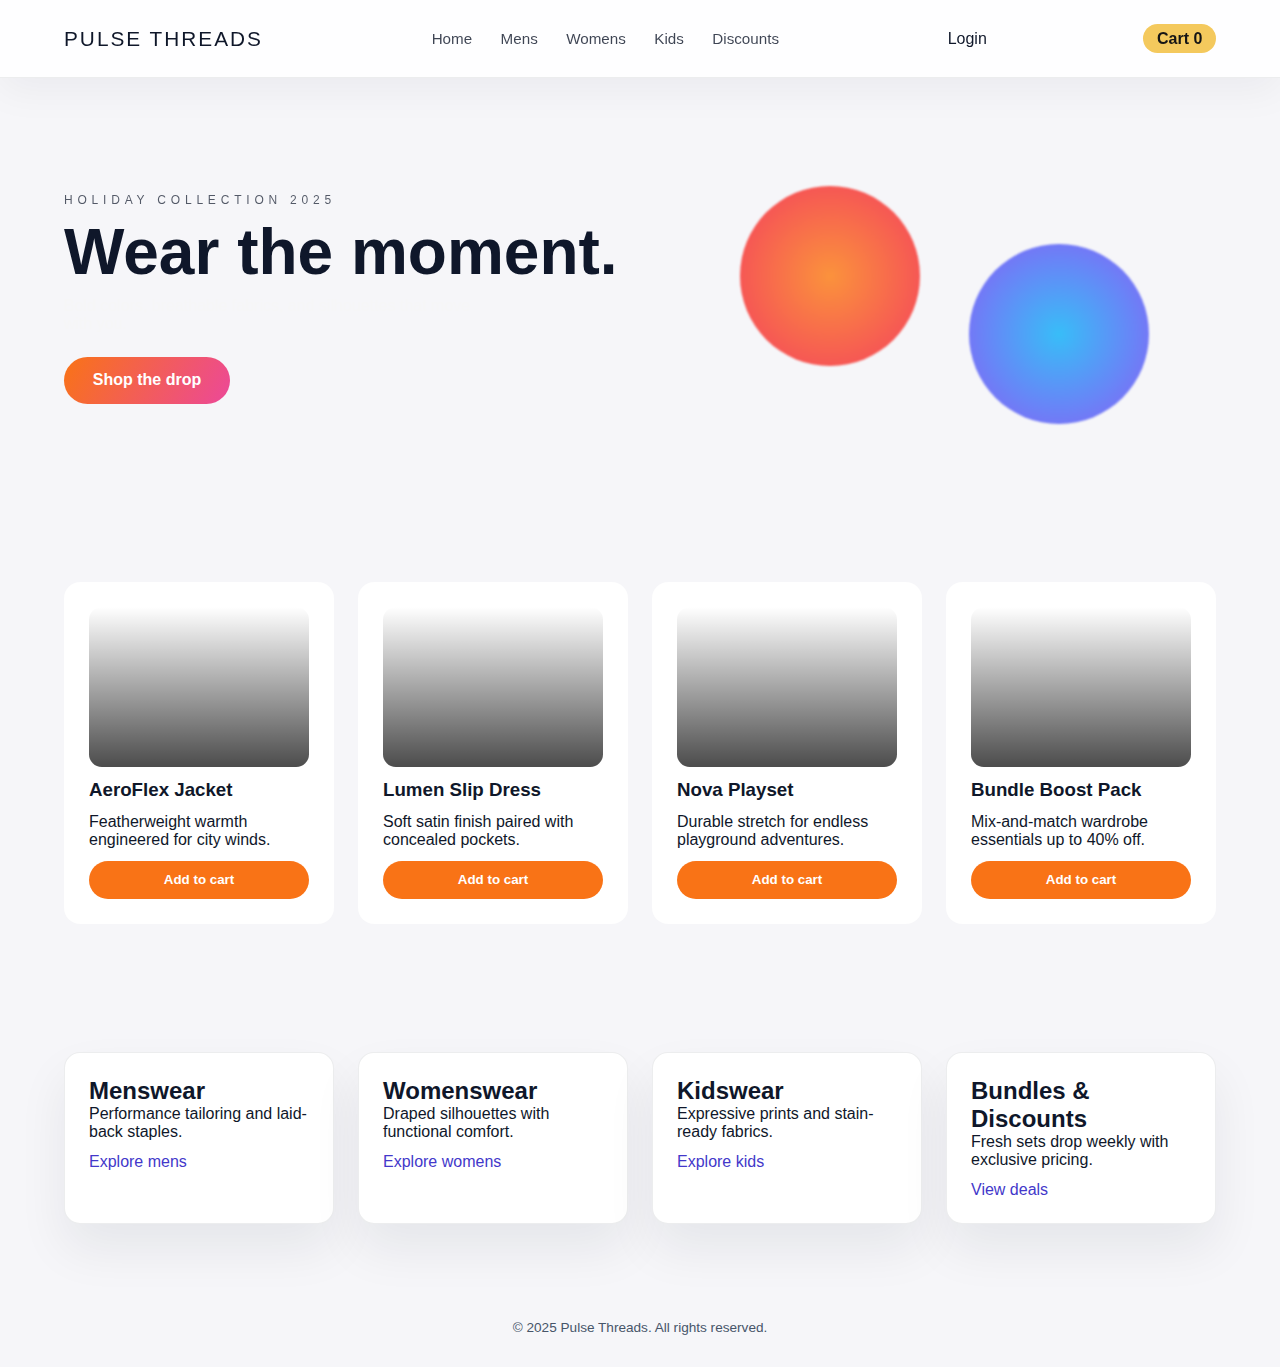
<file: index.html>
<!DOCTYPE html>
<html lang="en">
<head>
    <meta charset="UTF-8">
    <meta name="viewport" content="width=device-width, initial-scale=1.0">
    <title>Pulse Threads | Modern Fashion Hub</title>
    <link rel="stylesheet" href="css/HomePage.css">
</head>
<body>
<header class="site-header">
    <div class="logo">Pulse Threads</div>
    <nav class="main-nav">
        <a href="index.html">Home</a>
        <a href="mens.html">Mens</a>
        <a href="womens.html">Womens</a>
        <a href="kids.html">Kids</a>
        <a href="discounts.html">Discounts</a>
    </nav>

    <a class="login-btn" href="login.html" data-login-btn>Login</a>
    <a class="logout-btn" href="#" data-logout-btn style="display:none;">Logout</a>

    <a class="cart" href="cart.html">
        Cart <span data-cart-count aria-live="polite">0</span>
    </a>
</header>


    <main>
        <section class="hero">
            <div class="hero-copy">
                <p class="eyebrow">Holiday Collection 2025</p>
                <h1>Wear the moment.</h1>
                <p class="lead">Bold colors, breathable fabrics, and silhouettes that move with you.</p>
                <a class="cta" href="mens.html">Shop the drop</a>
            </div>
            <div class="hero-visual">
                <div class="orb orb-one"></div>
                <div class="orb orb-two"></div>
            </div>
        </section>

        <section class="featured-grid">
            <article class="card" data-add-to-cart data-category="mens" data-product="AeroFlex Jacket">
                <div class="card-image mens"></div>
                <h3>AeroFlex Jacket</h3>
                <p>Featherweight warmth engineered for city winds.</p>
                <button type="button">Add to cart</button>
            </article>
            <article class="card" data-add-to-cart data-category="womens" data-product="Lumen Slip Dress">
                <div class="card-image womens"></div>
                <h3>Lumen Slip Dress</h3>
                <p>Soft satin finish paired with concealed pockets.</p>
                <button type="button">Add to cart</button>
            </article>
            <article class="card" data-add-to-cart data-category="kids" data-product="Nova Playset">
                <div class="card-image kids"></div>
                <h3>Nova Playset</h3>
                <p>Durable stretch for endless playground adventures.</p>
                <button type="button">Add to cart</button>
            </article>
            <article class="card" data-add-to-cart data-category="discount" data-product="Bundle Boost Pack">
                <div class="card-image discount"></div>
                <h3>Bundle Boost Pack</h3>
                <p>Mix-and-match wardrobe essentials up to 40% off.</p>
                <button type="button">Add to cart</button>
            </article>
        </section>

        <section class="collections">
            <article>
                <h2>Menswear</h2>
                <p>Performance tailoring and laid-back staples.</p>
                <a href="mens.html">Explore mens</a>
            </article>
            <article>
                <h2>Womenswear</h2>
                <p>Draped silhouettes with functional comfort.</p>
                <a href="womens.html">Explore womens</a>
            </article>
            <article>
                <h2>Kidswear</h2>
                <p>Expressive prints and stain-ready fabrics.</p>
                <a href="kids.html">Explore kids</a>
            </article>
            <article>
                <h2>Bundles & Discounts</h2>
                <p>Fresh sets drop weekly with exclusive pricing.</p>
                <a href="discounts.html">View deals</a>
            </article>
        </section>

    </main>

    <footer>
        <p>© 2025 Pulse Threads. All rights reserved.</p>
    </footer>

    <script src="js/main.js"></script>
</body>
</html>
</file>
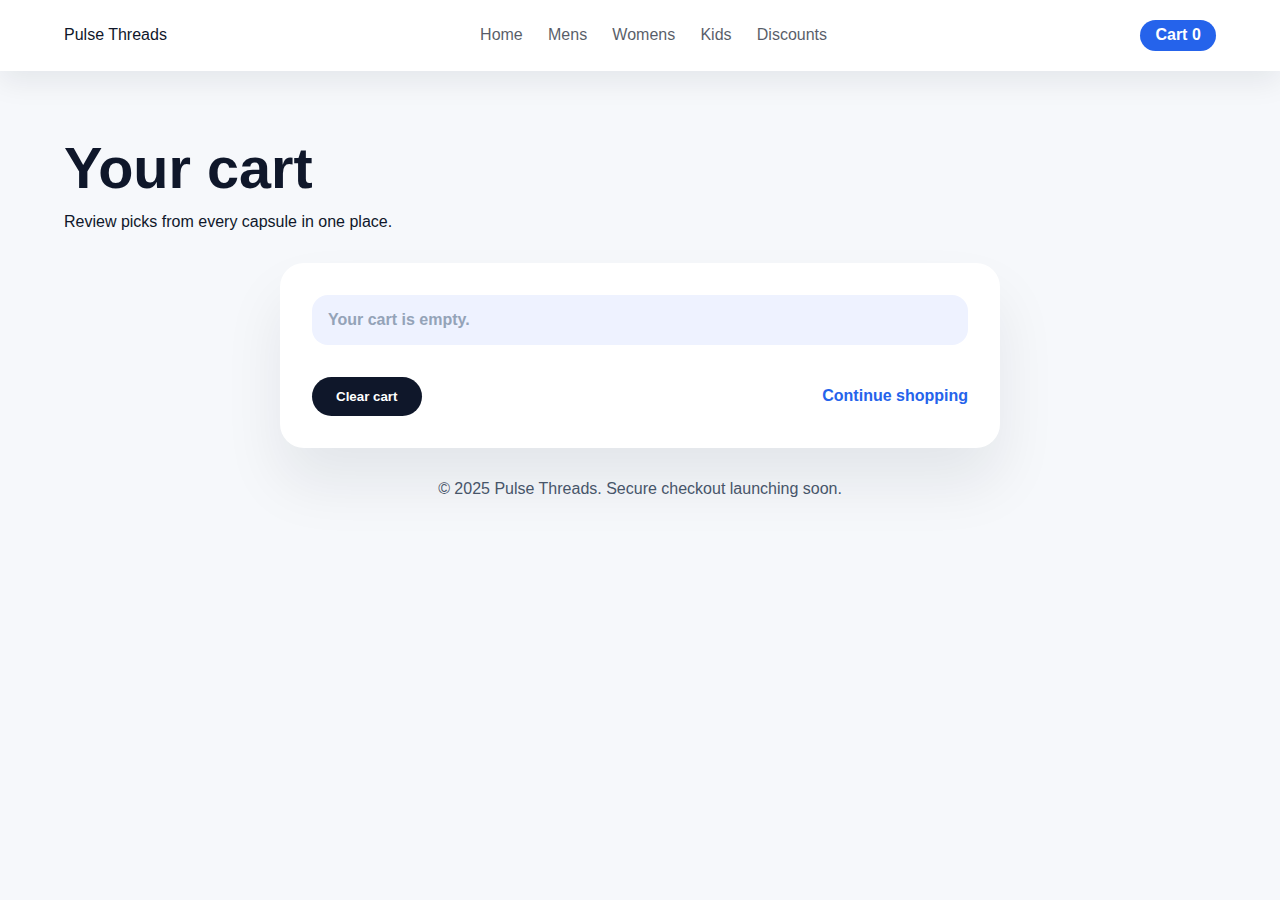
<file: cart.html>
<!DOCTYPE html>
<html lang="en">
<head>
    <meta charset="UTF-8">
    <meta name="viewport" content="width=device-width, initial-scale=1.0">
    <title>Pulse Threads | Cart</title>
    <link rel="stylesheet" href="css/cartPage.css">
</head>
<body>
    <header class="site-header">
        <div class="logo">Pulse Threads</div>
        <nav class="main-nav">
            <a href="index.html">Home</a>
            <a href="mens.html">Mens</a>
            <a href="womens.html">Womens</a>
            <a href="kids.html">Kids</a>
            <a href="discounts.html">Discounts</a>
        </nav>
        <a class="cart active" href="cart.html">
            Cart <span data-cart-count aria-live="polite">0</span>
        </a>
    </header>

    <main>
        <section class="page-hero">
            <h1>Your cart</h1>
            <p>Review picks from every capsule in one place.</p>
        </section>

        <section class="cart-details">
            <ul data-cart-items aria-live="polite"></ul>
            <div class="cart-actions">
                <button type="button" data-clear-cart>Clear cart</button>
                <a href="index.html">Continue shopping</a>
            </div>
        </section>
    </main>

    <footer>
        <p>© 2025 Pulse Threads. Secure checkout launching soon.</p>
    </footer>

    <script src="js/main.js"></script>
</body>
</html>
</file>
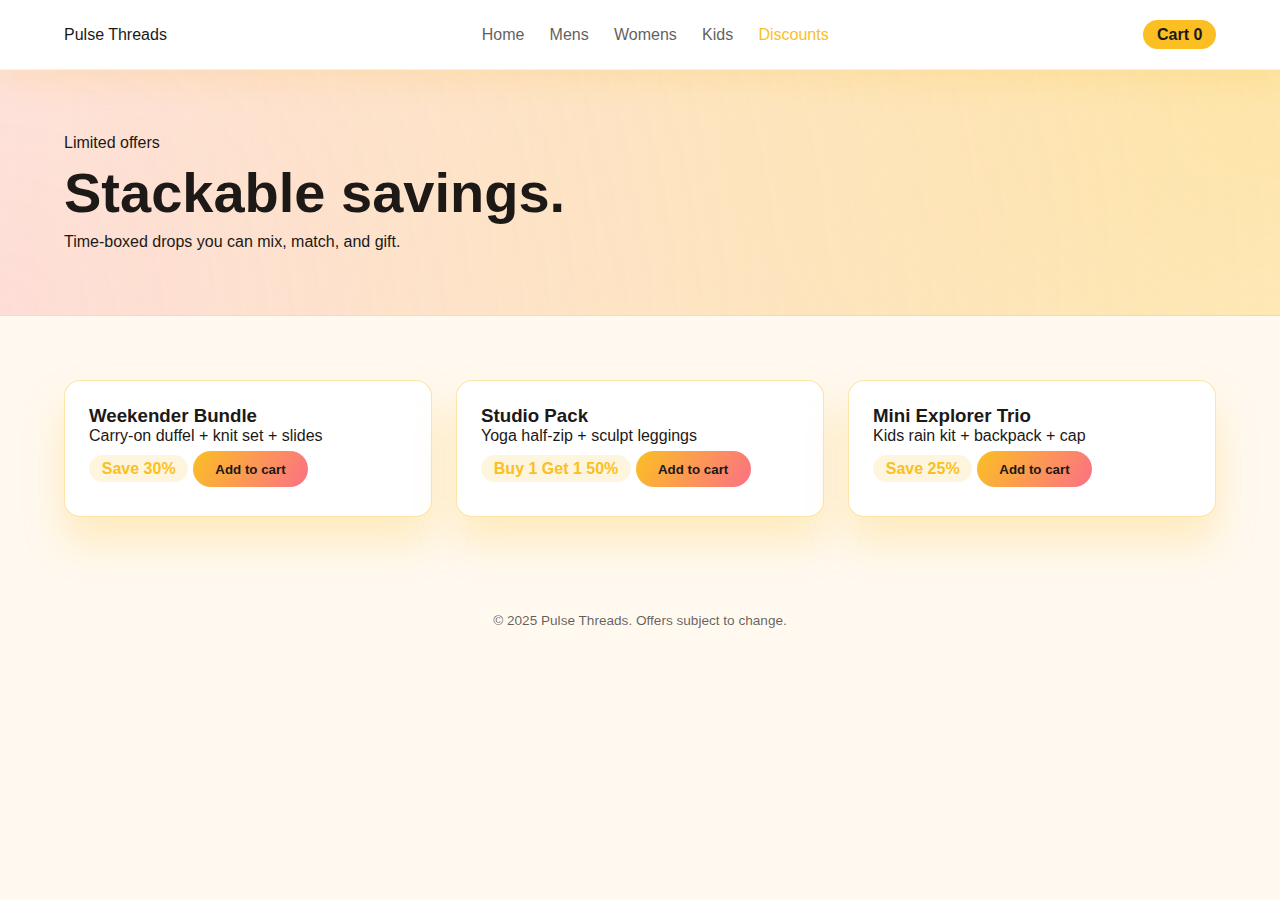
<file: discounts.html>
<!DOCTYPE html>
<html lang="en">
<head>
    <meta charset="UTF-8">
    <meta name="viewport" content="width=device-width, initial-scale=1.0">
    <title>Pulse Threads | Discounts</title>
    <link rel="stylesheet" href="css/DiscountPage.css">
</head>
<body>
    <header class="site-header">
        <div class="logo">Pulse Threads</div>
        <nav class="main-nav">
            <a href="index.html">Home</a>
            <a href="mens.html">Mens</a>
            <a href="womens.html">Womens</a>
            <a href="kids.html">Kids</a>
            <a href="discounts.html" class="active">Discounts</a>
        </nav>
        <a class="cart" href="cart.html">
            Cart <span data-cart-count aria-live="polite">0</span>
        </a>
    </header>

    <main>
        <section class="page-hero">
            <div>
                <p class="eyebrow">Limited offers</p>
                <h1>Stackable savings.</h1>
                <p>Time-boxed drops you can mix, match, and gift.</p>
            </div>
        </section>

        <section class="deal-grid">
            <article data-add-to-cart data-category="discount" data-product="Weekender Bundle">
                <h3>Weekender Bundle</h3>
                <p>Carry-on duffel + knit set + slides</p>
                <p class="tag">Save 30%</p>
                <button type="button">Add to cart</button>
            </article>
            <article data-add-to-cart data-category="discount" data-product="Studio Pack">
                <h3>Studio Pack</h3>
                <p>Yoga half-zip + sculpt leggings</p>
                <p class="tag">Buy 1 Get 1 50%</p>
                <button type="button">Add to cart</button>
            </article>
            <article data-add-to-cart data-category="discount" data-product="Mini Explorer Trio">
                <h3>Mini Explorer Trio</h3>
                <p>Kids rain kit + backpack + cap</p>
                <p class="tag">Save 25%</p>
                <button type="button">Add to cart</button>
            </article>
        </section>


    </main>

    <footer>
        <p>© 2025 Pulse Threads. Offers subject to change.</p>
    </footer>

    <script src="js/main.js"></script>
</body>
</html>
</file>
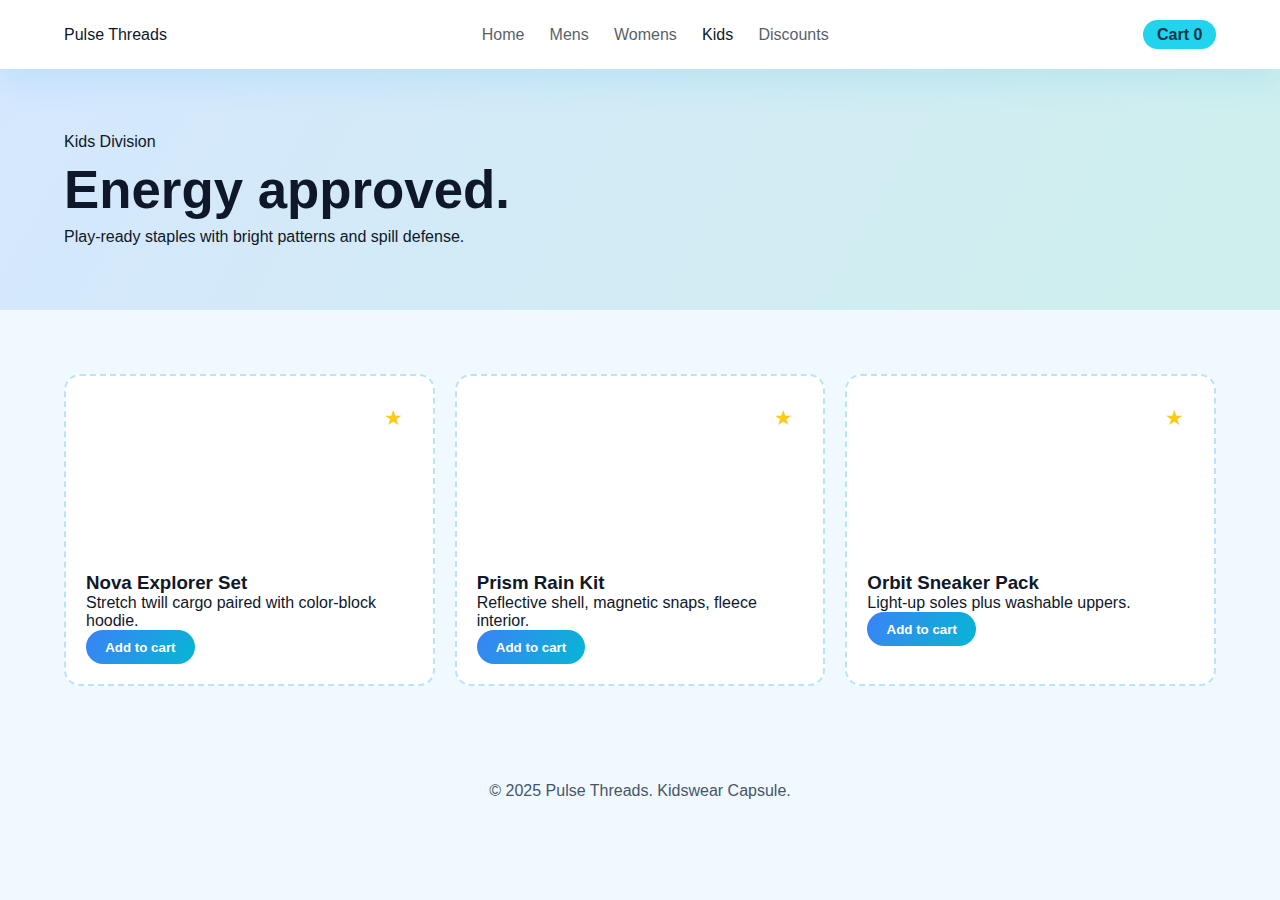
<file: kids.html>
<!DOCTYPE html>
<html lang="en">
<head>
    <meta charset="UTF-8">
    <meta name="viewport" content="width=device-width, initial-scale=1.0">
    <title>Pulse Threads | Kidswear</title>
    <link rel="stylesheet" href="css/kidsPage.css">
</head>
<body>
    <header class="site-header">
        <div class="logo">Pulse Threads</div>
        <nav class="main-nav">
            <a href="index.html">Home</a>
            <a href="mens.html">Mens</a>
            <a href="womens.html">Womens</a>
            <a href="kids.html" class="active">Kids</a>
            <a href="discounts.html">Discounts</a>
        </nav>
        <a class="cart" href="cart.html">
            Cart <span data-cart-count aria-live="polite">0</span>
        </a>
    </header>

    <main>
        <section class="page-hero">
            <div>
                <p class="eyebrow">Kids Division</p>
                <h1>Energy approved.</h1>
                <p>Play-ready staples with bright patterns and spill defense.</p>
            </div>
        </section>

        <section class="product-grid">
            <article data-add-to-cart data-category="kids" data-product="Nova Explorer Set">
                <div class="img explorer"></div>
                <h3>Nova Explorer Set</h3>
                <p>Stretch twill cargo paired with color-block hoodie.</p>
                <button type="button">Add to cart</button>
            </article>
            <article data-add-to-cart data-category="kids" data-product="Prism Rain Kit">
                <div class="img prism"></div>
                <h3>Prism Rain Kit</h3>
                <p>Reflective shell, magnetic snaps, fleece interior.</p>
                <button type="button">Add to cart</button>
            </article>
            <article data-add-to-cart data-category="kids" data-product="Orbit Sneaker Pack">
                <div class="img orbit"></div>
                <h3>Orbit Sneaker Pack</h3>
                <p>Light-up soles plus washable uppers.</p>
                <button type="button">Add to cart</button>
            </article>
        </section>


    </main>

    <footer>
        <p>© 2025 Pulse Threads. Kidswear Capsule.</p>
    </footer>

    <script src="js/main.js"></script>
</body>
</html>
</file>
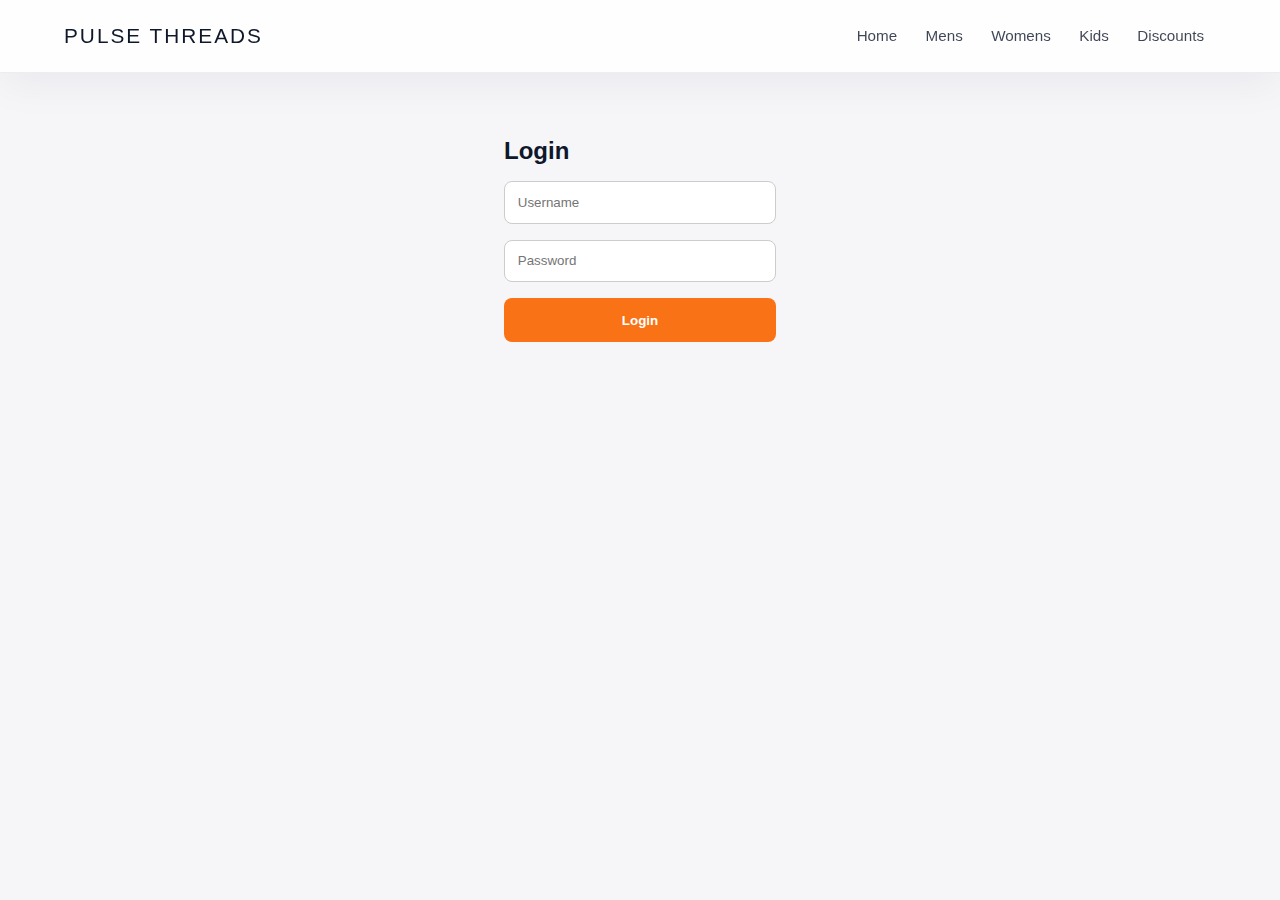
<file: login.html>
<!DOCTYPE html>
<html>
<head>
    <meta charset="UTF-8">
    <title>Login | Pulse Threads</title>
    <link rel="stylesheet" href="css/HomePage.css">
</head>

<body>
<header class="site-header">
    <div class="logo">Pulse Threads</div>
    <nav class="main-nav">
        <a href="index.html">Home</a>
        <a href="mens.html">Mens</a>
        <a href="womens.html">Womens</a>
        <a href="kids.html">Kids</a>
        <a href="discounts.html">Discounts</a>
    </nav>
</header>

<main style="padding:4rem 5%;max-width:400px;margin:auto;">
    <h2 style="margin-bottom:1rem;">Login</h2>

    <input id="usernameInput" type="text" placeholder="Username" style="width:100%;padding:0.8rem;margin-bottom:1rem;border-radius:8px;border:1px solid #ccc;">
    <input id="passwordInput" type="password" placeholder="Password" style="width:100%;padding:0.8rem;margin-bottom:1rem;border-radius:8px;border:1px solid #ccc;">

    <button id="loginBtn" style="width:100%;padding:0.9rem;background:#f97316;color:white;border:none;border-radius:8px;font-weight:600;">Login</button>

    <p id="loginMsg" style="margin-top:1rem;color:red;"></p>
</main>

<script>
document.getElementById("loginBtn").addEventListener("click", () => {
    const u = document.getElementById("usernameInput").value.trim();
    const p = document.getElementById("passwordInput").value.trim();

    if (u === "" || p === "") {
        document.getElementById("loginMsg").textContent = "Enter username and password";
        return;
    }

    localStorage.setItem("PulseUser", JSON.stringify({ username: u, password: p, loggedIn: true }));
    window.location.href = "index.html";
});
</script>
</body>
</html>
</file>
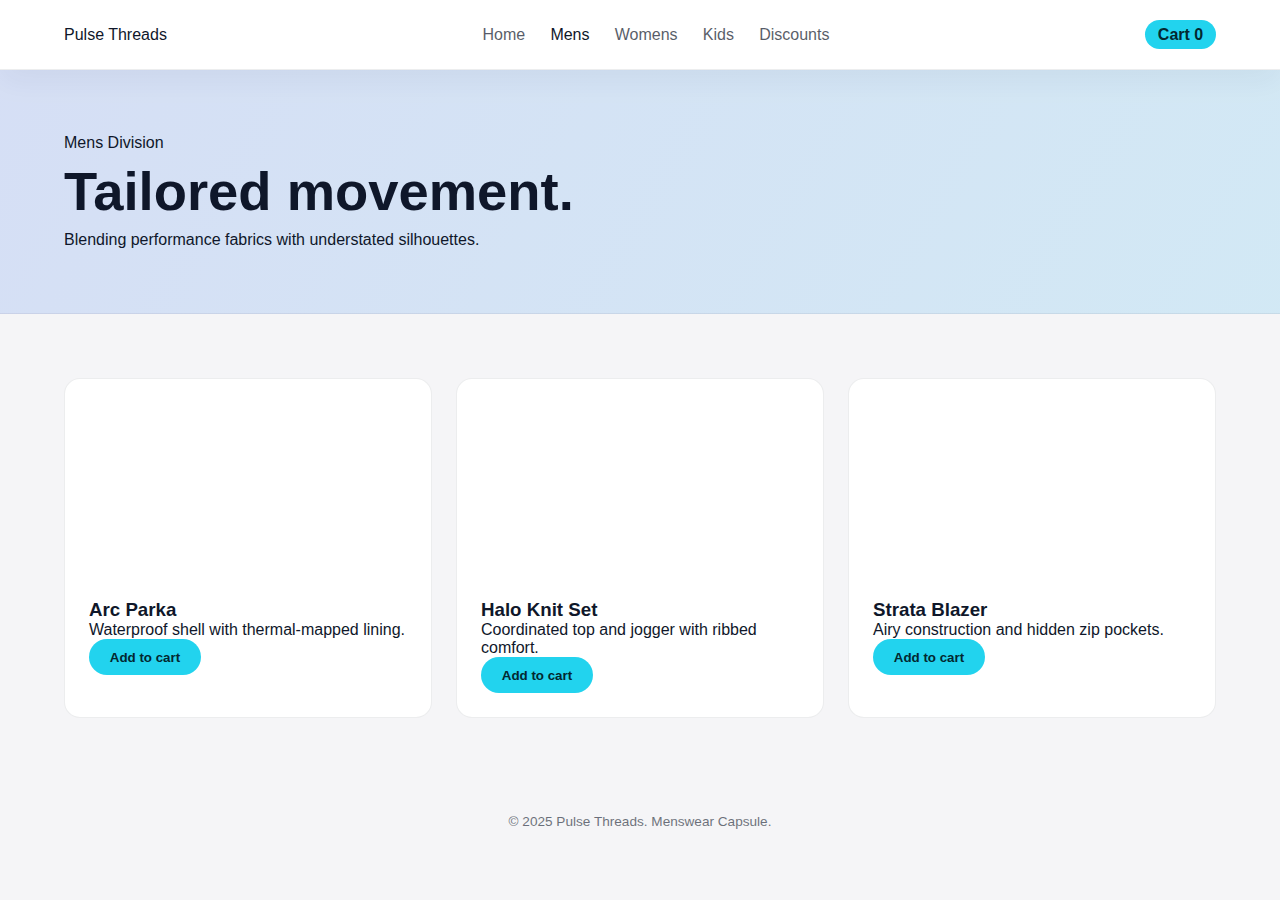
<file: mens.html>
<!DOCTYPE html>
<html lang="en">
<head>
    <meta charset="UTF-8">
    <meta name="viewport" content="width=device-width, initial-scale=1.0">
    <title>Pulse Threads | Menswear</title>
    <link rel="stylesheet" href="css/mensPage.css">
</head>
<body>
    <header class="site-header">
        <div class="logo">Pulse Threads</div>
        <nav class="main-nav">
            <a href="index.html">Home</a>
            <a href="mens.html" class="active">Mens</a>
            <a href="womens.html">Womens</a>
            <a href="kids.html">Kids</a>
            <a href="discounts.html">Discounts</a>
        </nav>
        <a class="cart" href="cart.html">
            Cart <span data-cart-count aria-live="polite">0</span>
        </a>
    </header>

    <main>
        <section class="page-hero">
            <div>
                <p class="eyebrow">Mens Division</p>
                <h1>Tailored movement.</h1>
                <p>Blending performance fabrics with understated silhouettes.</p>
            </div>
        </section>

        <section class="product-grid">
            <article data-add-to-cart data-category="mens" data-product="Arc Parka">
                <div class="img arc"></div>
                <h3>Arc Parka</h3>
                <p>Waterproof shell with thermal-mapped lining.</p>
                <button type="button">Add to cart</button>
            </article>
            <article data-add-to-cart data-category="mens" data-product="Halo Knit Set">
                <div class="img halo"></div>
                <h3>Halo Knit Set</h3>
                <p>Coordinated top and jogger with ribbed comfort.</p>
                <button type="button">Add to cart</button>
            </article>
            <article data-add-to-cart data-category="mens" data-product="Strata Blazer">
                <div class="img strata"></div>
                <h3>Strata Blazer</h3>
                <p>Airy construction and hidden zip pockets.</p>
                <button type="button">Add to cart</button>
            </article>
        </section>


    </main>

    <footer>
        <p>© 2025 Pulse Threads. Menswear Capsule.</p>
    </footer>

    <script src="js/main.js"></script>
</body>
</html>
</file>
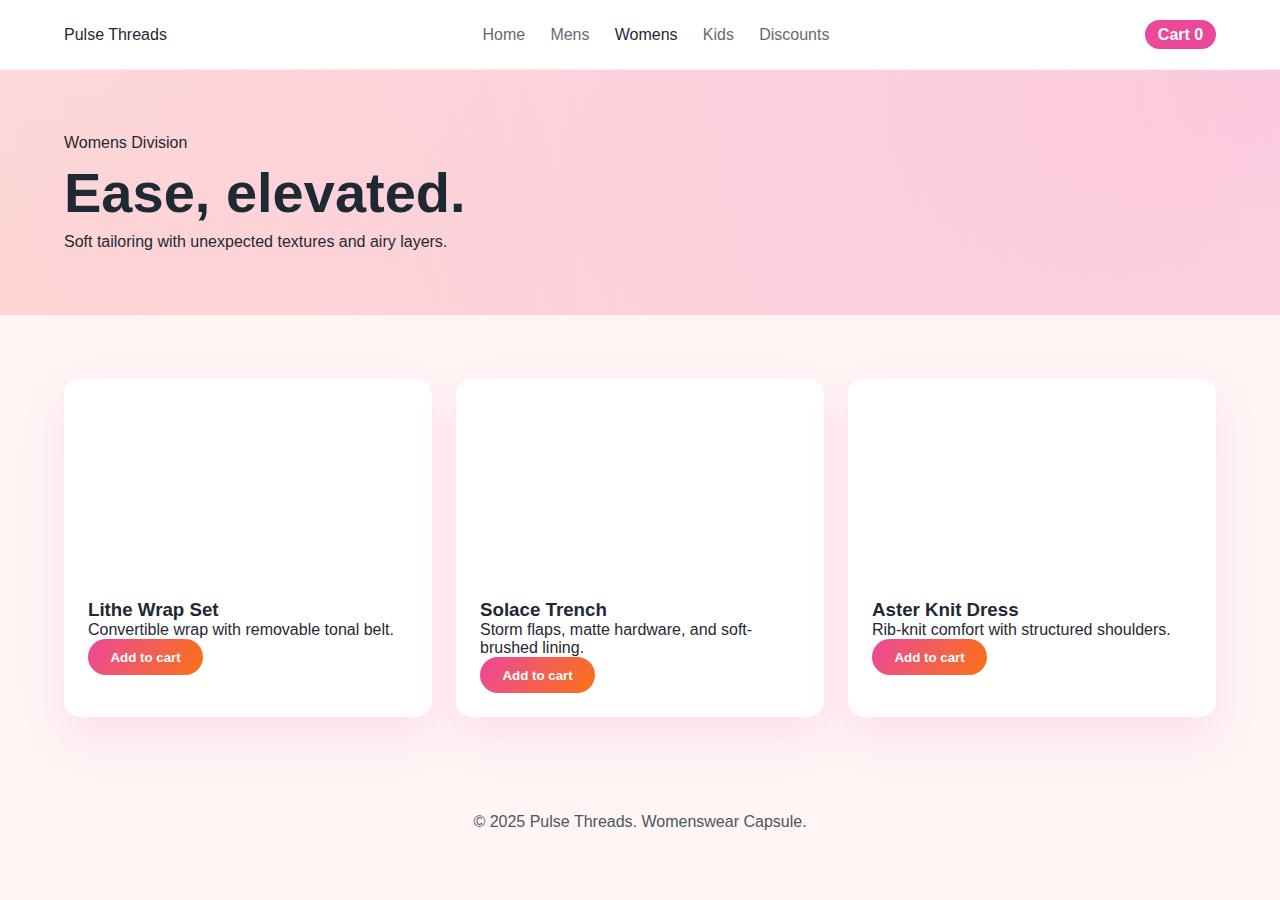
<file: womens.html>
<!DOCTYPE html>
<html lang="en">
<head>
    <meta charset="UTF-8">
    <meta name="viewport" content="width=device-width, initial-scale=1.0">
    <title>Pulse Threads | Womenswear</title>
    <link rel="stylesheet" href="css/womenPage.css">
</head>
<body>
    <header class="site-header">
        <div class="logo">Pulse Threads</div>
        <nav class="main-nav">
            <a href="index.html">Home</a>
            <a href="mens.html">Mens</a>
            <a href="womens.html" class="active">Womens</a>
            <a href="kids.html">Kids</a>
            <a href="discounts.html">Discounts</a>
        </nav>
        <a class="cart" href="cart.html">
            Cart <span data-cart-count aria-live="polite">0</span>
        </a>
    </header>

    <main>
        <section class="page-hero">
            <div>
                <p class="eyebrow">Womens Division</p>
                <h1>Ease, elevated.</h1>
                <p>Soft tailoring with unexpected textures and airy layers.</p>
            </div>
        </section>

        <section class="product-grid">
            <article data-add-to-cart data-category="womens" data-product="Lithe Wrap Set">
                <div class="img wrap"></div>
                <h3>Lithe Wrap Set</h3>
                <p>Convertible wrap with removable tonal belt.</p>
                <button type="button">Add to cart</button>
            </article>
            <article data-add-to-cart data-category="womens" data-product="Solace Trench">
                <div class="img trench"></div>
                <h3>Solace Trench</h3>
                <p>Storm flaps, matte hardware, and soft-brushed lining.</p>
                <button type="button">Add to cart</button>
            </article>
            <article data-add-to-cart data-category="womens" data-product="Aster Knit Dress">
                <div class="img aster"></div>
                <h3>Aster Knit Dress</h3>
                <p>Rib-knit comfort with structured shoulders.</p>
                <button type="button">Add to cart</button>
            </article>
        </section>


    </main>

    <footer>
        <p>© 2025 Pulse Threads. Womenswear Capsule.</p>
    </footer>

    <script src="js/main.js"></script>
</body>
</html>
</file>
<file: css/HomePage.css>
* {
    box-sizing: border-box;
    margin: 0;
    padding: 0;
    font-family: "Segoe UI", Arial, sans-serif;
}

body {
    background: #f6f6f9;
    color: #0f172a;
    min-height: 100vh;
}

a {
    color: inherit;
    text-decoration: none;
}

.site-header {
    position: sticky;
    top: 0;
    z-index: 10;
    display: flex;
    justify-content: space-between;
    align-items: center;
    padding: 1.5rem 5%;
    background: rgba(255, 255, 255, 0.9);
    backdrop-filter: blur(10px);
    border-bottom: 1px solid rgba(15, 23, 42, 0.08);
    box-shadow: 0 12px 40px rgba(15, 23, 42, 0.05);
}

.logo {
    font-size: 1.3rem;
    letter-spacing: 2px;
    text-transform: uppercase;
}

.main-nav a {
    margin: 0 0.75rem;
    font-size: 0.95rem;
    opacity: 0.8;
    transition: opacity 0.3s ease;
}

.main-nav a:hover {
    opacity: 1;
}

.cart {
    background: #f4c95d;
    color: #151515;
    padding: 0.35rem 0.85rem;
    border-radius: 999px;
    font-weight: 600;
}

.hero {
    display: grid;
    grid-template-columns: repeat(auto-fit, minmax(260px, 1fr));
    gap: 2rem;
    padding: 5rem 5%;
    align-items: center;
}

.hero-copy h1 {
    font-size: clamp(2.5rem, 5vw, 4rem);
    margin: 0.5rem 0;
}

.hero-copy .lead {
    max-width: 420px;
    color: rgba(247, 247, 247, 0.8);
    margin-bottom: 1.5rem;
}

.eyebrow {
    letter-spacing: 0.3rem;
    text-transform: uppercase;
    font-size: 0.75rem;
    opacity: 0.7;
}

.cta {
    display: inline-flex;
    padding: 0.9rem 1.8rem;
    border-radius: 50px;
    background: linear-gradient(120deg, #f97316, #ec4899);
    color: #fff;
    font-weight: 600;
    transition: transform 0.3s ease;
}

.cta:hover {
    transform: translateY(-2px) scale(1.01);
}

.hero-visual {
    position: relative;
    min-height: 280px;
}

.orb {
    position: absolute;
    width: 180px;
    height: 180px;
    border-radius: 50%;
    filter: blur(1px);
    animation: float 6s ease-in-out infinite;
}

.orb-one {
    background: radial-gradient(circle, #fb923c, #f43f5e);
    top: 10%;
    left: 15%;
}

.orb-two {
    background: radial-gradient(circle, #38bdf8, #8b5cf6);
    bottom: 5%;
    right: 12%;
    animation-duration: 8s;
}

@keyframes float {
    0% { transform: translateY(0); }
    50% { transform: translateY(-20px); }
    100% { transform: translateY(0); }
}

.featured-grid {
    padding: 4rem 5%;
    display: grid;
    grid-template-columns: repeat(auto-fit, minmax(220px, 1fr));
    gap: 1.5rem;
}

.card {
    background: #ffffff;
    color: #0f172a;
    border: 1px solid rgba(255, 255, 255, 0.08);
    padding: 1.5rem;
    border-radius: 1rem;
    display: flex;
    flex-direction: column;
    gap: 0.75rem;
    transition: transform 0.3s ease, border-color 0.3s ease;

}

.card:hover {
    transform: translateY(-6px);
    border-color: rgba(255, 255, 255, 0.25);
}

.card-image {
    height: 160px;
    border-radius: 0.8rem;
    background-size: cover;
    background-position: center;
    position: relative;
    overflow: hidden;
}

.card-image::after {
    content: "";
    position: absolute;
    inset: 0;
    background: linear-gradient(180deg, transparent, rgba(0, 0, 0, 0.7));
}

.card-image.mens {
    background-image: url('https://images.unsplash.com/photo-1521572267360-ee0c2909d518?auto=format&fit=crop&w=600&q=80');
}

.card-image.womens {
    background-image: url('https://images.unsplash.com/photo-1521572163474-6864f9cf17ab?auto=format&fit=crop&w=600&q=80');
}

.card-image.kids {
    background-image: url('https://images.unsplash.com/photo-1521572160378-3d6466a9aaf8?auto=format&fit=crop&w=600&q=80');
}

.card-image.discount {
    background-image: url('https://images.unsplash.com/photo-1525966222134-fcfa99b8ae77?auto=format&fit=crop&w=600&q=80');
}

button {
    border: none;
    padding: 0.7rem 1.2rem;
    border-radius: 999px;
    background: #f97316;
    color: #fff;
    font-weight: 600;
    cursor: pointer;
    transition: opacity 0.3s ease;
}

button:hover {
    opacity: 0.85;
}

button.pulse {
    animation: buttonPulse 0.4s ease;
}

@keyframes buttonPulse {
    0% { transform: scale(1); }
    50% { transform: scale(1.05); }
    100% { transform: scale(1); }
}

.collections {
    padding: 4rem 5%;
    display: grid;
    grid-template-columns: repeat(auto-fit, minmax(220px, 1fr));
    gap: 1.5rem;
}

.collections article {
    padding: 1.5rem;
    border-radius: 1rem;
    border: 1px solid rgba(15, 23, 42, 0.08);
    background: #ffffff;
    box-shadow: 0 25px 50px rgba(15, 23, 42, 0.07);
}

.collections a {
    display: inline-block;
    margin-top: 0.75rem;
    color: #4338ca;
}

.cart-panel {
    padding: 4rem 5%;
    background: #ffffff;
}

.cart-panel ul {
    margin-top: 1rem;
    list-style: none;
    display: grid;
    gap: 0.5rem;
}

.cart-panel li {
    padding: 0.75rem 1rem;
    border-radius: 0.6rem;
    background: #edf2ff;
    border: 1px solid rgba(99, 102, 241, 0.15);
    color: #0f172a;
}

footer {
    text-align: center;
    padding: 2rem 0;
    font-size: 0.85rem;
    color: #475569;
}
</file>
<file: css/cartPage.css>
* {
    box-sizing: border-box;
    margin: 0;
    padding: 0;
    font-family: "Segoe UI", Arial, sans-serif;
}

body {
    background: #f6f8fb;
    color: #0f172a;
    min-height: 100vh;
}

a {
    color: inherit;
    text-decoration: none;
}

.site-header {
    display: flex;
    justify-content: space-between;
    align-items: center;
    padding: 1.25rem 5%;
    background: #ffffff;
    box-shadow: 0 10px 30px rgba(15, 23, 42, 0.08);
    position: sticky;
    top: 0;
    z-index: 5;
}

.main-nav a {
    margin: 0 0.65rem;
    opacity: 0.7;
}

.main-nav a:hover {
    opacity: 1;
}

.cart {
    background: #2563eb;
    color: #fff;
    padding: 0.4rem 0.95rem;
    border-radius: 999px;
    font-weight: 600;
}

.page-hero {
    padding: 4rem 5% 2rem;
}

.page-hero h1 {
    font-size: clamp(2.4rem, 5vw, 3.6rem);
    margin-bottom: 0.75rem;
}

.cart-details {
    margin: 0 auto;
    max-width: 720px;
    background: #ffffff;
    border-radius: 1.5rem;
    padding: 2rem;
    box-shadow: 0 35px 60px rgba(15, 23, 42, 0.08);
}

.cart-details ul {
    list-style: none;
    display: grid;
    gap: 0.8rem;
}

.cart-details li {
    padding: 1rem;
    border-radius: 1rem;
    background: #eef2ff;
    display: flex;
    justify-content: space-between;
    align-items: center;
    font-weight: 600;
}

.cart-details li span {
    font-size: 0.85rem;
    color: #475569;
}

.empty-state {
    text-align: center;
    padding: 2rem 0;
    color: #94a3b8;
}

.cart-actions {
    margin-top: 2rem;
    display: flex;
    justify-content: space-between;
    align-items: center;
}

.cart-actions button {
    border: none;
    padding: 0.75rem 1.5rem;
    border-radius: 999px;
    background: #0f172a;
    color: #fff;
    cursor: pointer;
    font-weight: 600;
}

.cart-actions a {
    color: #2563eb;
    font-weight: 600;
}

footer {
    text-align: center;
    padding: 2rem 5%;
    color: #475569;
}
</file>
<file: css/DiscountPage.css>
* {
    box-sizing: border-box;
    margin: 0;
    padding: 0;
    font-family: "Segoe UI", Arial, sans-serif;
}

body {
    background: #fff9f0;
    color: #1c1917;
}

a {
    color: inherit;
    text-decoration: none;
}

.site-header {
    display: flex;
    justify-content: space-between;
    align-items: center;
    padding: 1.25rem 5%;
    background: #ffffff;
    border-bottom: 1px solid rgba(251, 191, 36, 0.2);
    box-shadow: 0 12px 30px rgba(251, 191, 36, 0.15);
}

.main-nav a {
    margin: 0 0.65rem;
    opacity: 0.7;
}

.main-nav a.active,
.main-nav a:hover {
    opacity: 1;
    color: #fbbf24;
}

.cart {
    background: #fbbf24;
    color: #1c1917;
    padding: 0.35rem 0.85rem;
    border-radius: 999px;
    font-weight: 600;
}

.page-hero {
    padding: 4rem 5%;
    background: radial-gradient(circle at top right, rgba(251, 191, 36, 0.35), transparent),
                radial-gradient(circle at bottom left, rgba(248, 113, 113, 0.2), transparent);
    border-bottom: 1px solid rgba(251, 191, 36, 0.25);
}

.page-hero h1 {
    font-size: clamp(2.4rem, 6vw, 3.5rem);
    margin: 0.5rem 0;
}

.deal-grid {
    padding: 4rem 5%;
    display: grid;
    grid-template-columns: repeat(auto-fit, minmax(230px, 1fr));
    gap: 1.5rem;
}

.deal-grid article {
    padding: 1.5rem;
    border-radius: 1rem;
    border: 1px solid rgba(251, 191, 36, 0.4);
    background: #ffffff;
    box-shadow: 0 25px 40px rgba(251, 191, 36, 0.25);
    animation: glow 5s ease-in-out infinite;
}

@keyframes glow {
    0% { box-shadow: 0 20px 40px rgba(251, 191, 36, 0.15); }
    50% { box-shadow: 0 25px 55px rgba(251, 191, 36, 0.35); }
    100% { box-shadow: 0 20px 40px rgba(251, 191, 36, 0.15); }
}

.tag {
    margin: 0.6rem 0;
    display: inline-flex;
    padding: 0.3rem 0.8rem;
    border-radius: 999px;
    background: rgba(251, 191, 36, 0.15);
    color: #fbbf24;
    font-weight: 600;
}

button {
    border: none;
    padding: 0.65rem 1.4rem;
    border-radius: 999px;
    background: linear-gradient(120deg, #fbbf24, #fb7185);
    color: #1c1917;
    font-weight: 600;
    cursor: pointer;
}

button.pulse {
    animation: buttonPulse 0.4s ease;
}

@keyframes buttonPulse {
    0% { transform: scale(1); }
    50% { transform: scale(1.05); }
    100% { transform: scale(1); }
}

.cart-panel {
    padding: 4rem 5%;
    border-top: 1px solid rgba(251, 191, 36, 0.2);
    background: #fffefa;
}

.cart-panel ul {
    list-style: none;
    margin-top: 1rem;
    display: grid;
    gap: 0.6rem;
}

.cart-panel li {
    padding: 0.75rem 1rem;
    border-radius: 0.6rem;
    background: #fff4d6;
    border: 1px solid rgba(251, 191, 36, 0.3);
}

footer {
    text-align: center;
    padding: 2rem 5%;
    color: rgba(28, 25, 23, 0.7);
    font-size: 0.85rem;
}
</file>
<file: css/kidsPage.css>
* {
    box-sizing: border-box;
    margin: 0;
    padding: 0;
    font-family: "Poppins", "Segoe UI", sans-serif;
}

body {
    background: #f0f9ff;
    color: #0f172a;
}

a {
    color: inherit;
    text-decoration: none;
}

.site-header {
    display: flex;
    justify-content: space-between;
    align-items: center;
    padding: 1.25rem 5%;
    background: #ffffff;
    box-shadow: 0 15px 30px rgba(14, 165, 233, 0.1);
}

.main-nav a {
    margin: 0 0.65rem;
    opacity: 0.7;
}

.main-nav a.active,
.main-nav a:hover {
    opacity: 1;
}

.cart {
    background: #22d3ee;
    color: #083344;
    padding: 0.35rem 0.85rem;
    border-radius: 999px;
    font-weight: 600;
}

.page-hero {
    padding: 4rem 5%;
    background: linear-gradient(120deg, rgba(59, 130, 246, 0.15), rgba(16, 185, 129, 0.15));
}

.page-hero h1 {
    font-size: clamp(2.3rem, 6vw, 3.3rem);
    margin: 0.5rem 0;
}

.product-grid {
    padding: 4rem 5%;
    display: grid;
    grid-template-columns: repeat(auto-fit, minmax(220px, 1fr));
    gap: 1.25rem;
}

.product-grid article {
    background: #ffffff;
    border-radius: 1rem;
    padding: 1.25rem;
    border: 2px dashed rgba(14, 165, 233, 0.3);
    transition: transform 0.25s ease, border-color 0.3s ease;
}

.product-grid article:hover {
    transform: translateY(-4px);
    border-color: rgba(99, 102, 241, 0.8);
}

.img {
    height: 160px;
    border-radius: 0.75rem;
    margin-bottom: 1rem;
    background-size: cover;
    background-position: center;
    position: relative;
}

.img::after {
    content: "★";
    position: absolute;
    top: 10px;
    right: 10px;
    font-size: 1.3rem;
    color: #facc15;
    animation: twinkle 2s infinite;
}

.img.explorer {
    background-image: url('https://images.unsplash.com/photo-1445633873493-9333f1185d76?auto=format&fit=crop&w=600&q=80');
}

.img.prism {
    background-image: url('https://images.unsplash.com/photo-1503341455253-b2e723bb3dbb?auto=format&fit=crop&w=600&q=80');
}

.img.orbit {
    background-image: url('https://images.unsplash.com/photo-1504198453319-5ce911bafcde?auto=format&fit=crop&w=600&q=80');
}

@keyframes twinkle {
    0%, 100% { transform: scale(1); opacity: 1; }
    50% { transform: scale(1.4); opacity: 0.5; }
}

button {
    border: none;
    padding: 0.6rem 1.2rem;
    border-radius: 999px;
    background: linear-gradient(120deg, #3b82f6, #06b6d4);
    color: #fff;
    font-weight: 600;
    cursor: pointer;
}

button.pulse {
    animation: buttonPulse 0.4s ease;
}

@keyframes buttonPulse {
    0% { transform: scale(1); }
    50% { transform: scale(1.07); }
    100% { transform: scale(1); }
}

.cart-panel {
    padding: 4rem 5%;
}

.cart-panel ul {
    list-style: none;
    margin-top: 1rem;
    display: grid;
    gap: 0.6rem;
}

.cart-panel li {
    padding: 0.7rem 1rem;
    border-radius: 0.7rem;
    background: #dbeafe;
}

footer {
    text-align: center;
    padding: 2rem 5%;
    color: #475569;
}
</file>
<file: css/mensPage.css>
* {
    box-sizing: border-box;
    margin: 0;
    padding: 0;
    font-family: "Segoe UI", Arial, sans-serif;
}

body {
    background: #f5f5f7;
    color: #0f172a;
}

a {
    color: inherit;
    text-decoration: none;
}

.site-header {
    display: flex;
    justify-content: space-between;
    align-items: center;
    padding: 1.25rem 5%;
    background: #ffffff;
    border-bottom: 1px solid rgba(15, 23, 42, 0.08);
    box-shadow: 0 12px 30px rgba(15, 23, 42, 0.05);
}

.main-nav a {
    margin: 0 0.65rem;
    opacity: 0.7;
    transition: opacity 0.2s;
}

.main-nav a.active,
.main-nav a:hover {
    opacity: 1;
}

.cart {
    background: #22d3ee;
    color: #032830;
    padding: 0.35rem 0.8rem;
    border-radius: 999px;
    font-weight: 600;
}

.page-hero {
    padding: 4rem 5%;
    background: linear-gradient(120deg, rgba(37, 99, 235, 0.15), rgba(14, 165, 233, 0.15));
    border-bottom: 1px solid rgba(15, 23, 42, 0.06);
}

.page-hero h1 {
    font-size: clamp(2.3rem, 5vw, 3.4rem);
    margin: 0.5rem 0;
}

.product-grid {
    padding: 4rem 5%;
    display: grid;
    grid-template-columns: repeat(auto-fit, minmax(230px, 1fr));
    gap: 1.5rem;
}

.product-grid article {
    background: #ffffff;
    border-radius: 1rem;
    padding: 1.5rem;
    border: 1px solid rgba(15, 23, 42, 0.08);
    transition: transform 0.3s ease, border-color 0.3s ease;
    color: #0f172a;
}

.product-grid article:hover {
    transform: translateY(-6px);
    border-color: rgba(34, 211, 238, 0.5);
}

.img {
    height: 180px;
    border-radius: 0.8rem;
    margin-bottom: 1rem;
    background-size: cover;
    background-position: center;
    animation: pulse 6s ease-in-out infinite;
}

.img.arc {
    background-image: url('https://images.unsplash.com/photo-1434389677669-e08b4cac3105?auto=format&fit=crop&w=600&q=80');
}

.img.halo {
    background-image: url('https://images.unsplash.com/photo-1467043153537-a4f86f12c9d4?auto=format&fit=crop&w=600&q=80');
}

.img.strata {
    background-image: url('https://images.unsplash.com/photo-1457972729786-0411a3b2b626?auto=format&fit=crop&w=600&q=80');
}

@keyframes pulse {
    0% { filter: saturate(1); }
    50% { filter: saturate(1.3); }
    100% { filter: saturate(1); }
}

button {
    border: none;
    padding: 0.65rem 1.3rem;
    border-radius: 999px;
    background: #22d3ee;
    color: #032830;
    font-weight: 600;
    cursor: pointer;
}

button.pulse {
    animation: buttonPulse 0.4s ease;
}

@keyframes buttonPulse {
    0% { transform: scale(1); }
    50% { transform: scale(1.07); }
    100% { transform: scale(1); }
}

.cart-panel {
    padding: 4rem 5%;
    background: #ffffff;
    border-top: 1px solid rgba(15, 23, 42, 0.08);
}

.cart-panel ul {
    list-style: none;
    margin-top: 1rem;
    display: grid;
    gap: 0.75rem;
}

.cart-panel li {
    padding: 0.75rem 1rem;
    border-radius: 0.7rem;
    background: #dbeafe;
    color: #0f172a;
}

footer {
    text-align: center;
    padding: 2rem 5%;
    opacity: 0.6;
    font-size: 0.85rem;
}
</file>
<file: css/womenPage.css>
* {
    box-sizing: border-box;
    margin: 0;
    padding: 0;
    font-family: "Segoe UI", Arial, sans-serif;
}

body {
    background: #fff5f5;
    color: #1f2933;
}

a {
    color: inherit;
    text-decoration: none;
}

.site-header {
    display: flex;
    justify-content: space-between;
    align-items: center;
    padding: 1.25rem 5%;
    background: #ffffff;
    border-bottom: 1px solid rgba(0, 0, 0, 0.05);
    position: sticky;
    top: 0;
}

.main-nav a {
    margin: 0 0.65rem;
    opacity: 0.7;
}

.main-nav a.active,
.main-nav a:hover {
    opacity: 1;
}

.cart {
    background: #ec4899;
    color: #fff;
    padding: 0.35rem 0.8rem;
    border-radius: 999px;
    font-weight: 600;
}

.page-hero {
    padding: 4rem 5%;
    background: radial-gradient(circle at top right, rgba(236, 72, 153, 0.25), transparent),
                radial-gradient(circle at bottom left, rgba(248, 113, 113, 0.25), transparent);
}

.page-hero h1 {
    font-size: clamp(2.3rem, 5vw, 3.5rem);
    margin: 0.5rem 0;
}

.product-grid {
    padding: 4rem 5%;
    display: grid;
    grid-template-columns: repeat(auto-fit, minmax(230px, 1fr));
    gap: 1.5rem;
}

.product-grid article {
    background: #fff;
    border-radius: 1rem;
    padding: 1.5rem;
    box-shadow: 0 20px 45px rgba(236, 72, 153, 0.12);
    transition: transform 0.3s ease;
}

.product-grid article:hover {
    transform: translateY(-8px);
}

.img {
    height: 180px;
    border-radius: 0.75rem;
    margin-bottom: 1rem;
    background-size: cover;
    background-position: center;
    animation: sway 8s ease-in-out infinite;
}

.img.wrap {
    background-image: url('https://images.unsplash.com/photo-1475180098004-ca77a66827be?auto=format&fit=crop&w=600&q=80');
}

.img.trench {
    background-image: url('https://images.unsplash.com/photo-1495121605193-b116b5b09c73?auto=format&fit=crop&w=600&q=80');
}

.img.aster {
    background-image: url('https://images.unsplash.com/photo-1495121605193-b116b5b09c73?auto=format&fit=crop&w=600&q=80');
}

@keyframes sway {
    0% { transform: rotate(0deg); }
    50% { transform: rotate(1deg); }
    100% { transform: rotate(0deg); }
}

button {
    border: none;
    padding: 0.65rem 1.4rem;
    border-radius: 999px;
    background: linear-gradient(120deg, #ec4899, #f97316);
    color: #fff;
    font-weight: 600;
    cursor: pointer;
}

button.pulse {
    animation: buttonPulse 0.4s ease;
}

@keyframes buttonPulse {
    0% { transform: scale(1); }
    50% { transform: scale(1.05); }
    100% { transform: scale(1); }
}

.cart-panel {
    padding: 4rem 5%;
}

.cart-panel ul {
    list-style: none;
    margin-top: 1rem;
    display: grid;
    gap: 0.75rem;
}

.cart-panel li {
    padding: 0.75rem 1rem;
    border-radius: 0.6rem;
    background: #ffe4e6;
}

footer {
    text-align: center;
    padding: 2rem 5%;
    color: #4b5563;
}
</file>
